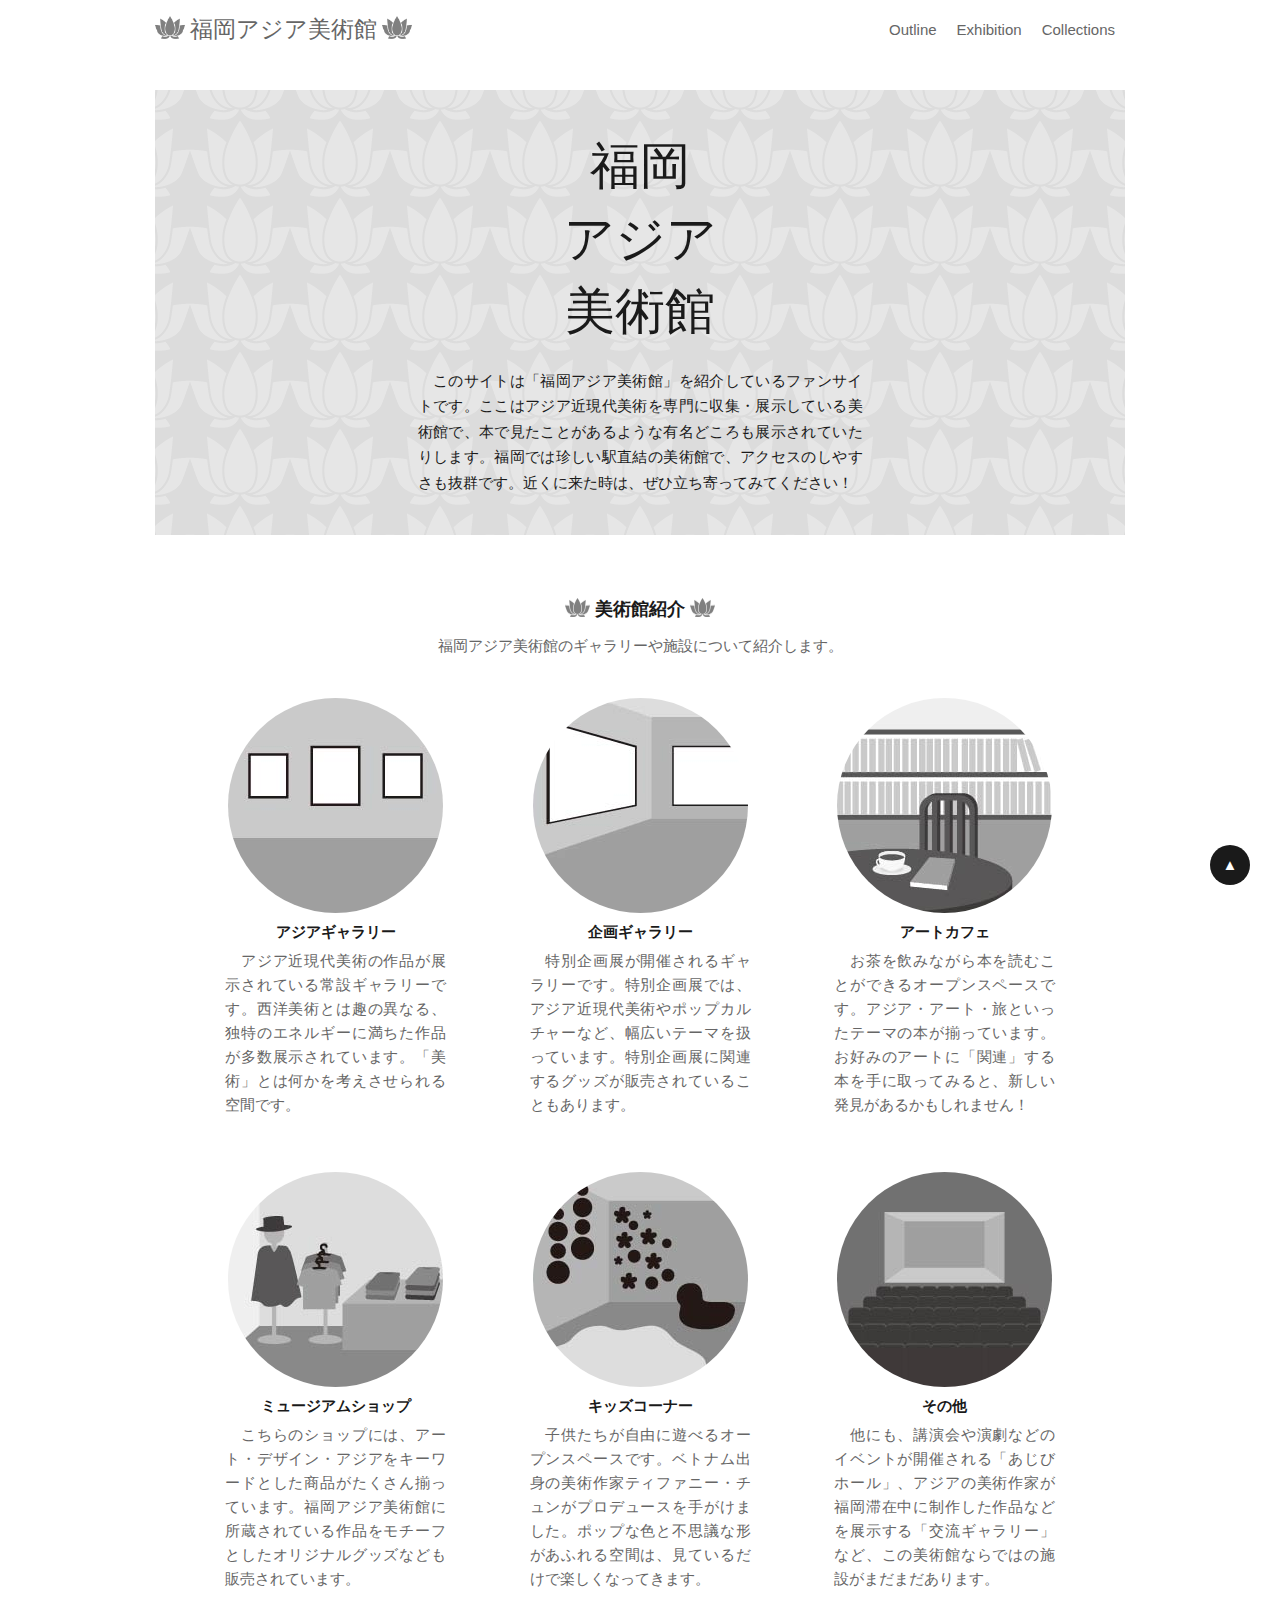
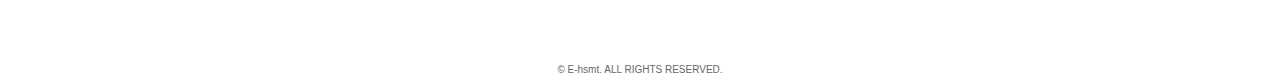
<file: index.html>
<!DOCTYPE html>
<html lang="ja">

    <head>
        <meta charset="UTF-8">
        <meta name="description" content="このサイトは「福岡アジア美術館」を紹介しているファンサイトです。">
        <title>福岡アジア美術館｜Top</title>
        <link rel="icon" href="img/favicon.ico">
        <link rel="stylesheet" href="css/style-common.css">
        <link rel="stylesheet" href="css/style-main_area.css">
    </head>

    <body id="top">

        <!-- ヘッダーエリア -->
        <header class="header">
            <div class="container header_area">
                <p class="site_title"><a href="index.html" class="site_home_link">福岡アジア美術館</a></p>
                <nav class="site_nav">
                    <ul class="nav_list">
                        <li class="nav_item"><a href="outline.html" class="nav_link">Outline</a></li>
                        <li class="nav_item"><a href="exhibition.html" class="nav_link">Exhibition</a></li>
                        <li class="nav_item"><a href="collections.html" class="nav_link">Collections</a></li>
                    </ul>
                </nav>
            </div><!-- /container -->
        </header>

        <!-- メインエリア -->
        <main class="main">

            <div class="container top_main_area">

                <!-- ページ上部 -->
                <div class="top_above_area">
                    <div class="top_above_title_area">
                        <h1 class="top_page_title">福岡<br>アジア<br>美術館</h1>
                        <p class="top_page_description">　このサイトは「福岡アジア美術館」を紹介しているファンサイトです。ここはアジア近現代美術を専門に収集・展示している美術館で、本で見たことがあるような有名どころも展示されていたりします。福岡では珍しい駅直結の美術館で、アクセスのしやすさも抜群です。近くに来た時は、ぜひ立ち寄ってみてください！</p>
                    </div>
                </div>

                <!-- ページ下部 -->
                <div class="top_below_area">

                    <!-- ページ下部タイトル -->
                    <div class="top_below_title_area">
                        <h2 class="top_below_title">美術館紹介</h2>
                        <p>福岡アジア美術館のギャラリーや施設について紹介します。</p>
                    </div>

                    <!-- ページ下部コンテンツ -->
                    <div class="top_below_contents_area">

                        <div class="top_card">
                            <p class="top_card_image"><img  class="top_card_img" src="img/index_01.jpg" alt="アジアギャラリーの画像"></p>
                            <h3 class="top_card_title">アジアギャラリー</h3>
                            <p class="top_card_descriptions">　アジア近現代美術の作品が展示されている常設ギャラリーです。西洋美術とは趣の異なる、独特のエネルギーに満ちた作品が多数展示されています。「美術」とは何かを考えさせられる空間です。</p>
                        </div>

                        <div class="top_card">
                            <p class="top_card_image"><img  class="top_card_img" src="img/index_02.jpg" alt="企画ギャラリーの画像"></p>
                            <h3 class="top_card_title">企画ギャラリー</h3>
                            <p class="top_card_descriptions">　特別企画展が開催されるギャラリーです。特別企画展では、アジア近現代美術やポップカルチャーなど、幅広いテーマを扱っています。特別企画展に関連するグッズが販売されていることもあります。</p>
                        </div>

                        <div class="top_card">
                            <p class="top_card_image"><img  class="top_card_img" src="img/index_03.jpg" alt="アートカフェの画像"></p>
                            <h3 class="top_card_title">アートカフェ</h3>
                            <p class="top_card_descriptions">　お茶を飲みながら本を読むことができるオープンスペースです。アジア・アート・旅といったテーマの本が揃っています。お好みのアートに「関連」する本を手に取ってみると、新しい発見があるかもしれません！</p>
                        </div>

                        <div class="top_card">
                            <p class="top_card_image"><img  class="top_card_img" src="img/index_04.jpg" alt="ミュージアムショップの画像"></p>
                            <h3 class="top_card_title">ミュージアムショップ</h3>
                            <p class="top_card_descriptions">　こちらのショップには、アート・デザイン・アジアをキーワードとした商品がたくさん揃っています。福岡アジア美術館に所蔵されている作品をモチーフとしたオリジナルグッズなども販売されています。</p>
                        </div>

                        <div class="top_card">
                            <p class="top_card_image"><img  class="top_card_img" src="img/index_05.jpg" alt="キッズコーナーの画像"></p>
                            <h3 class="top_card_title">キッズコーナー</h3>
                            <p class="top_card_descriptions">　子供たちが自由に遊べるオープンスペースです。ベトナム出身の美術作家ティファニー・チュンがプロデュースを手がけました。ポップな色と不思議な形があふれる空間は、見ているだけで楽しくなってきます。</p>
                        </div>

                        <div class="top_card">
                            <p class="top_card_image"><img  class="top_card_img" src="img/index_06.jpg" alt="あじびホールの画像"></p>
                            <h3 class="top_card_title">その他</h3>
                            <p class="top_card_descriptions">　他にも、講演会や演劇などのイベントが開催される「あじびホール」、アジアの美術作家が福岡滞在中に制作した作品などを展示する「交流ギャラリー」など、この美術館ならではの施設がまだまだあります。</p>
                        </div>

                    </div>
                    
                </div>

            </div><!-- /container -->

        </main>

        <!-- フッターエリア -->
        <footer class="footer">
            <div class="container footer_area">
                <p class="copyright"><small class="copy">&copy; E-hsmt. ALL RIGHTS RESERVED.</small></p>
            </div><!-- /container -->
        </footer>

        <!-- トップページリンク -->
        <a href="#top" class="pagetop">▲</a>

    </body>

</html>
</file>
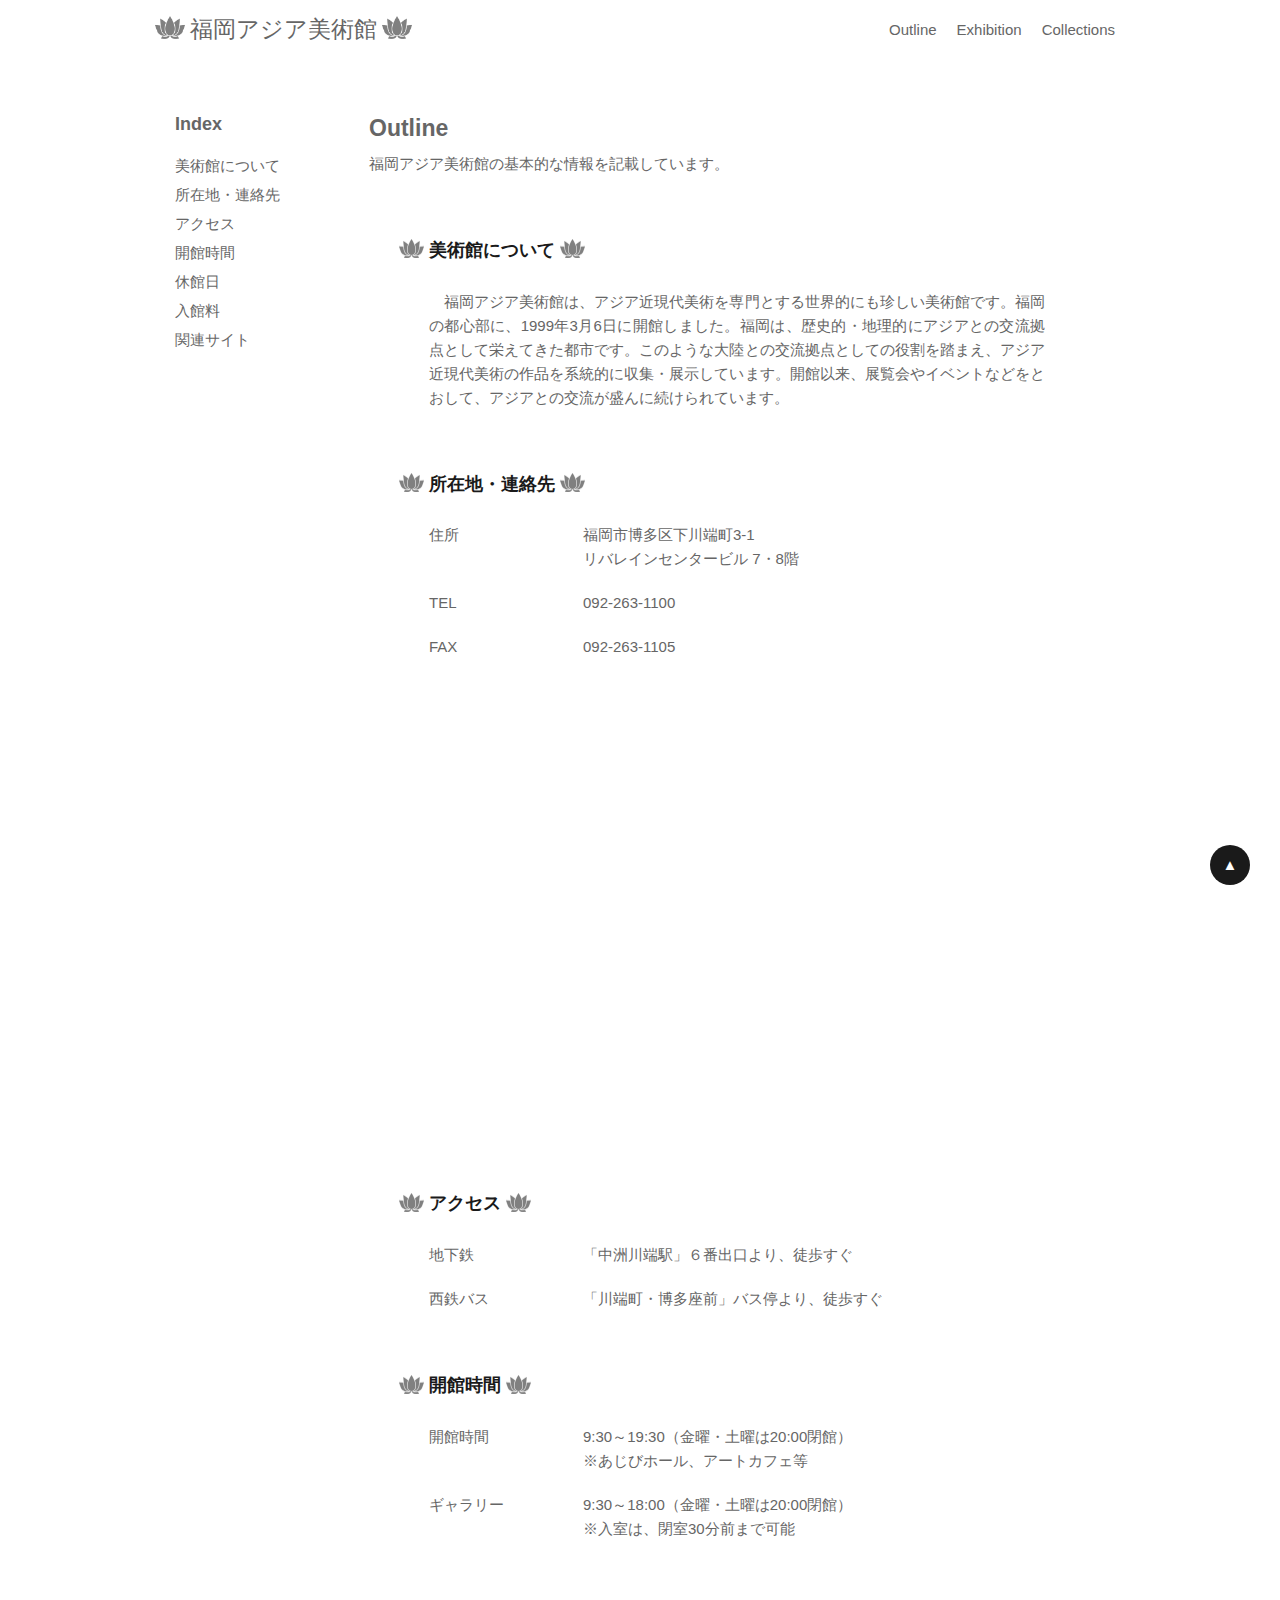
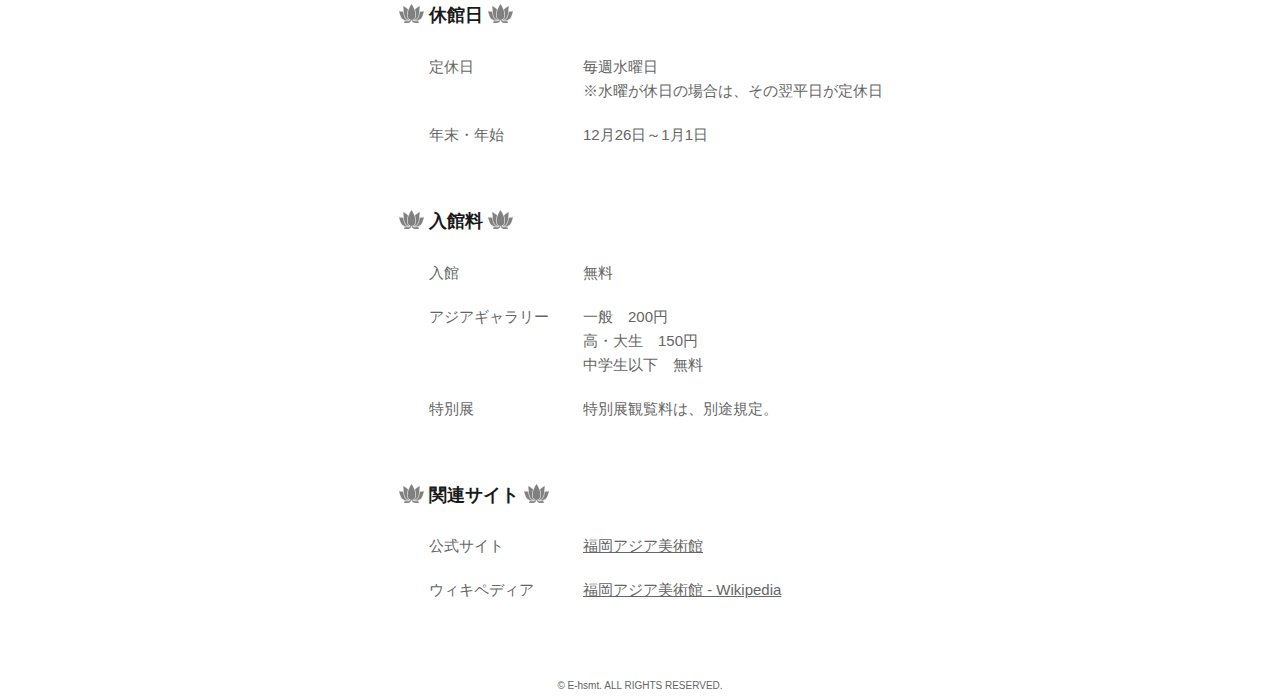
<file: outline.html>
<!DOCTYPE html>
<html lang="ja">

    <head>
        <meta charset="UTF-8">
        <meta name="description" content="このサイトは「福岡アジア美術館」を紹介しているファンサイトです。">
        <title>福岡アジア美術館｜Outline</title>
        <link rel="icon" href="img/favicon.ico">
        <link rel="stylesheet" href="css/style-common.css">
        <link rel="stylesheet" href="css/style-main_area.css">
    </head>

    <body id="top">

        <!-- ヘッダーエリア -->
        <header class="header">
            <div class="container header_area">
                <p class="site_title"><a href="index.html" class="site_home_link">福岡アジア美術館</a></p>
                <nav class="site_nav">
                    <ul class="nav_list">
                        <li class="nav_item"><a href="outline.html" class="nav_link">Outline</a></li>
                        <li class="nav_item"><a href="exhibition.html" class="nav_link">Exhibition</a></li>
                        <li class="nav_item"><a href="collections.html" class="nav_link">Collections</a></li>
                    </ul>
                </nav>
            </div><!-- /container -->
        </header>

        <!-- メインエリア -->
        <main class="main">

            <div class="container main_area">

                <!-- インデックス部分 -->
                <aside class="aside">
                    <p class="index_title">Index</p>
                    <ul class="index_list">
                        <li class="index_item"><a href="#美術館について" class="index_link">美術館について</a></li>
                        <li class="index_item"><a href="#所在地・連絡先" class="index_link">所在地・連絡先</a></li>
                        <li class="index_item"><a href="#アクセス" class="index_link">アクセス</a></li>
                        <li class="index_item"><a href="#開館時間" class="index_link">開館時間</a></li>
                        <li class="index_item"><a href="#休館日" class="index_link">休館日</a></li>
                        <li class="index_item"><a href="#入館料" class="index_link">入館料</a></li>
                        <li class="index_item"><a href="#関連サイト" class="index_link">関連サイト</a></li>
                    </ul>
                </aside>

                <!-- メインコンテンツ部分 -->
                <article class="article">

                    <!-- ページタイトル -->
                    <div class="page_title_area">
                        <h1 class="page_title">Outline</h1>
                        <p>福岡アジア美術館の基本的な情報を記載しています。</p>
                    </div>

                    <!-- 美術館について -->
                    <section id="美術館について" class="section">

                        <h2 class="section_title">美術館について</h2>

                        <div class="section_contents">

                            <div class="section_item">
                                <p class="outline_about">　福岡アジア美術館は、アジア近現代美術を専門とする世界的にも珍しい美術館です。福岡の都心部に、1999年3月6日に開館しました。福岡は、歴史的・地理的にアジアとの交流拠点として栄えてきた都市です。このような大陸との交流拠点としての役割を踏まえ、アジア近現代美術の作品を系統的に収集・展示しています。開館以来、展覧会やイベントなどをとおして、アジアとの交流が盛んに続けられています。</p>
                            </div>

                        </div>

                    </section>

                    <!-- 所在地・連絡先 -->
                    <section id="所在地・連絡先" class="section">

                        <h2 class="section_title">所在地・連絡先</h2>

                        <div class="section_contents">

                            <div class="section_item">
                                <p class="outline_label">住所</p>
                                <p class="outline_descriptions">福岡市博多区下川端町3-1<br>
                                    リバレインセンタービル 7・8階</p>
                            </div>

                            <div class="section_item">
                                <p class="outline_label">TEL</p>
                                <p class="outline_descriptions">092-263-1100</p>
                            </div>

                            <div class="section_item">
                                <p class="outline_label">FAX</p>
                                <p class="outline_descriptions">092-263-1105</p>
                            </div>

                            <div class="section_item">
                                <iframe src="https://www.google.com/maps/embed?pb=!1m18!1m12!1m3!1d3323.3900794837596!2d130.40364605120803!3d33.59518198063826!2m3!1f0!2f0!3f0!3m2!1i1024!2i768!4f13.1!3m3!1m2!1s0x354191eb557a0f8d%3A0x6c0abf9a3079bc98!2z56aP5bKh44Ki44K444Ki576O6KGT6aSo!5e0!3m2!1sja!2sjp!4v1660026396490!5m2!1sja!2sjp" width="450" height="450" style="border:0;" allowfullscreen="" loading="lazy" referrerpolicy="no-referrer-when-downgrade"></iframe>
                            </div>

                        </div>

                    </section>

                    <!-- アクセス -->
                    <section id="アクセス" class="section">

                        <h2 class="section_title">アクセス</h2>

                        <div class="section_contents">

                            <div class="section_item">
                                <p class="outline_label">地下鉄</p>
                                <div class="outline_descriptions">
                                    <p class="outline_descriptions">「中洲川端駅」６番出口より、徒歩すぐ</p>
                                </div>
                            </div>

                            <div class="section_item">
                                <p class="outline_label">西鉄バス</p>
                                <div class="outline_descriptions">
                                    <p class="outline_descriptions">「川端町・博多座前」バス停より、徒歩すぐ</p>
                                </div>
                            </div>

                        </div>

                    </section>

                    <!-- 開館時間 -->
                    <section id="開館時間" class="section">

                        <h2 class="section_title">開館時間</h2>

                        <div class="section_contents">

                            <div class="section_item">
                                <p class="outline_label">開館時間</p>
                                <div class="outline_descriptions">
                                    <p class="outline_descriptions">9:30～19:30（金曜・土曜は20:00閉館）</p>
                                    <p class="outline_descriptions">※あじびホール、アートカフェ等</p>
                                </div>
                            </div>

                            <div class="section_item">
                                <p class="outline_label">ギャラリー</p>
                                <div class="outline_descriptions">
                                    <p class="outline_descriptions">9:30～18:00（金曜・土曜は20:00閉館）</p>
                                    <p class="outline_descriptions">※入室は、閉室30分前まで可能</p>
                                </div>
                            </div>
                            
                        </div>

                    </section>

                    <!-- 休館日 -->
                    <section id="休館日" class="section">

                        <h2 class="section_title">休館日</h2>

                        <div class="section_contents">

                            <div class="section_item">
                                <p class="outline_label">定休日</p>
                                <div class="outline_descriptions">
                                    <p class="outline_descriptions">毎週水曜日</p>
                                    <p class="outline_descriptions">※水曜が休日の場合は、その翌平日が定休日</p>
                                </div>
                            </div>

                            <div class="section_item">
                                <p class="outline_label">年末・年始</p>
                                <div class="outline_descriptions">
                                    <p class="outline_descriptions">12月26日～1月1日</p>
                                </div>
                            </div>

                        </div>

                    </section>

                    <!-- 入館料 -->
                    <section id="入館料" class="section">

                        <h2 class="section_title">入館料</h2>

                        <div class="section_contents">

                            <div class="section_item">
                                <p class="outline_label">入館</p>
                                <div class="outline_descriptions">
                                    <p class="outline_descriptions">無料</p>
                                </div>
                            </div>

                            <div class="section_item">
                                <p class="outline_label">アジアギャラリー</p>
                                <div class="outline_descriptions">
                                    <p class="outline_descriptions">一般　200円</p>
                                    <p class="outline_descriptions">高・大生　150円</p>
                                    <p class="outline_descriptions">中学生以下　無料</p>
                                </div>
                            </div>

                            <div class="section_item">
                                <p class="outline_label">特別展</p>
                                <div class="outline_descriptions">
                                    <p class="outline_descriptions">特別展観覧料は、別途規定。</p>
                                </div>
                            </div>

                        </div>

                    </section>

                    <!-- 関連サイト -->
                    <section id="関連サイト" class="section">

                        <h2 class="section_title">関連サイト</h2>

                        <div class="section_contents">

                            <div class="section_item">
                                <p class="outline_label">公式サイト</p>
                                <p class="outline_descriptions"><a href="https://faam.city.fukuoka.lg.jp/" target="_blank">福岡アジア美術館</a></p>
                            </div>
                            
                            <div class="section_item">
                                <p class="outline_label">ウィキペディア</p>
                                <p class="outline_descriptions"><a href="https://ja.wikipedia.org/wiki/%E7%A6%8F%E5%B2%A1%E3%82%A2%E3%82%B8%E3%82%A2%E7%BE%8E%E8%A1%93%E9%A4%A8" target="_blank">福岡アジア美術館 - Wikipedia</a></p>
                            </div>

                        </div>

                    </section>

                </article>

            </div><!-- /container -->

        </main>

        <!-- フッターエリア -->
        <footer class="footer">
            <div class="container footer_area">
                <p class="copyright"><small class="copy">&copy; E-hsmt. ALL RIGHTS RESERVED.</small></p>
            </div><!-- /container -->
        </footer>

        <!-- トップページリンク -->
        <a href="#top" class="pagetop">▲</a>

    </body>

</html>
</file>
<file: css/style-common.css>
@charset "UTF-8";


/* --------------------------------------------------
全体（サイト共通）
-------------------------------------------------- */
* {
    box-sizing: border-box;
    margin: 0;
    padding: 0;
    color: #666;
    font-size: 15px;
    line-height: 1.6;
    font-family: sans-serif;
    font-weight: normal;
    list-style: none;
}

html {
    height: 100%;
}

body {
    height: 100%;
    display: flex;
    flex-direction: column;
    justify-content: space-between;
}

.container {
    width: 1000px;
    margin-left: auto;
    margin-right: auto;
    padding-left: 15px;
    padding-right: 15px;
}


/* --------------------------------------------------
ヘッダーエリア（サイト共通）
-------------------------------------------------- */
.header {
    background-color: white;
    position: fixed;
    top: 0;
    left: 0;
    width: 100%;
    height: 60px;
    display: flex;
}

.header_area {
    display: flex;
    justify-content: space-between;
    align-items: center;
}

.site_home_link {
    text-decoration: none;
    font-size: 23px;
    font-family: serif;
}

.site_home_link:hover {
    color: #1a1a1a;
}

.site_home_link::before {
    content: "";
    display: inline-block;
    width: 30px;
    height: 30px;
    background-image: url(../img/site_icon_808080.png);
    background-size: contain;
    background-repeat: no-repeat;
    vertical-align: middle;
    margin-right: 5px;
}

.site_home_link::after {
    content: "";
    display: inline-block;
    width: 30px;
    height: 30px;
    background-image: url(../img/site_icon_808080.png);
    background-size: contain;
    background-repeat: no-repeat;
    vertical-align: middle;
    margin-left: 5px;
}

.nav_list {
    display: flex;
    justify-content: space-between;
}

.nav_item {
    padding: 10px;
}

.nav_link {
    text-decoration: none;
}

.nav_link:hover {
    color: #1a1a1a;
}


/* --------------------------------------------------
フッターエリア（サイト共通）
-------------------------------------------------- */
.footer {
    background-color: white;
    width: 100%;
    height: 30px;
    display: flex;
}

.footer_area {
    display: flex;
    justify-content: center;
    align-items: center;
}

.copy {
    font-size: 10px;
}


/* --------------------------------------------------
トップページリンク（サイト共通）
-------------------------------------------------- */
.pagetop {
    color: #fff;
    background-color: #1a1a1a;
    text-decoration: none;
    width: 40px;
    height: 40px;
    border-radius: 50%;
    position: fixed;
    bottom: 15px;
    right: 30px;
    display: flex;
    justify-content: center;
    align-items: center;
}
</file>
<file: css/style-main_area.css>
@charset "UTF-8";


/* --------------------------------------------------
メインエリア（サイト共通）
-------------------------------------------------- */
.main {
    flex: 1 0 auto;
}

h2 {
    color: #1a1a1a;
    font-size: 18px;
    font-family: serif;
    font-weight: bold;
}

h2::before {
    content: "";
    display: inline-block;
    width: 25px;
    height: 25px;
    background-image: url(../img/site_icon_808080.png);
    background-size: contain;
    background-repeat: no-repeat;
    vertical-align: middle;
    margin-right: 5px;
}

h2::after {
    content: "";
    display: inline-block;
    width: 25px;
    height: 25px;
    background-image: url(../img/site_icon_808080.png);
    background-size: contain;
    background-repeat: no-repeat;
    vertical-align: middle;
    margin-left: 5px;
}


/* --------------------------------------------------
メインエリア
（index.html）
-------------------------------------------------- */
.top_main_area {
    margin-top: 60px;
    padding-top: 30px;
    padding-bottom: 30px;
}

.top_above_area {
    margin-bottom: 40px;
    background-color: #dcdcdc;
    background-image: url(../img/site_icon_e6e6e6.png);
    background-position: center;
}

.top_above_title_area {
    padding: 40px;
    display: flex;
    flex-direction: column;
    align-items: center;
}

.top_page_title {
    font-family: serif;
    font-size: 50px;
    line-height: 1.45;
    margin-bottom: 20px;
    text-align: center;
    color: #1a1a1a;
}

.top_page_description {
    color: #1a1a1a;
    width: 50%;
    text-align: justify;
    line-height: 1.7;
}

.top_below_area {
    padding-left: 50px;
    padding-right: 50px;
}

.top_below_title_area {
    padding-top: 20px;
    padding-bottom: 20px;
    display: flex;
    flex-direction: column;
    align-items: center;
}

.top_below_title {
    margin-bottom: 10px;
}

.top_below_contents_area {
    display: flex;
    justify-content: space-between;
    flex-wrap: wrap;
}

.top_card {
    width: 30%;
    display: flex;
    flex-direction: column;
    align-items: center;
    padding: 20px;
}

.top_card_title {
    margin-bottom: 5px;
    color: #1a1a1a;
    font-weight: bold;
}

.top_card_descriptions {
    margin-bottom: 15px;
    text-align: justify;
}

.top_card_image {
    text-align: center;
}

.top_card_img {
    width: 100%;
    border-radius: 50%;
}


/* --------------------------------------------------
メインエリア
（outline.html、exhibition.html、collections.html）
-------------------------------------------------- */
.main_area {
    margin-top: 60px;
    padding-top: 30px;
    padding-bottom: 30px;
    display: flex;
    justify-content: space-between;
}


/* --------------------------------------------------
メインエリア＞インデックス部分
（outline.html、exhibition.html、collections.html）
-------------------------------------------------- */
.aside {
    width: 20%;
    padding: 20px;
}

.index_title {
    margin-bottom: 15px;
    font-size: 18px;
    font-weight: bold;
}

.index_item {
    margin-bottom: 5px;
}

.index_link {
    text-decoration: none;
    font-family: serif;
}

.index_link:hover {
    color: #1a1a1a;
}


/* --------------------------------------------------
メインエリア＞メインコンテンツ部分
（outline.html、exhibition.html、collections.html）
-------------------------------------------------- */
.article {
    width: 80%;
    padding: 20px;
}

.page_title {
    margin-bottom: 5px;
    font-size: 23px;
    font-weight: bold;
}

.section {
    margin-top: 60px;
    padding-left: 30px;
    padding-right: 30px;
}

.section_title {
    margin-bottom: 25px;
}

.section_contents {
    padding-left: 30px;
    padding-right: 30px;
}

.section_item {
    margin-bottom: 20px;
    display: flex;
}


/* --------------------------------------------------
メインエリア＞メインコンテンツ部分
（outline.html）
-------------------------------------------------- */
.outline_about {
    text-align: justify;
}

.outline_label {
    width: 25%;
}

.outline_descriptions {
    width: 75%;
}


/* --------------------------------------------------
メインエリア＞メインコンテンツ部分
（exhibition.html）
-------------------------------------------------- */
.exhibition_title_area {
    padding-left: 10px;
    margin-bottom: 25px;
    border-left: solid #666 5px;
}

.exhibition_title {
    font-size: 20px;
    font-weight: bold;
}

.exhibition_top_img {
    width: 80%;
}

.exhibition_about {
    text-align: justify;
}

.exhibition_label {
    width: 10%;
}

.exhibition_description {
    width: 90%;
}


/* --------------------------------------------------
メインエリア＞メインコンテンツ部分
（exhibition.html、collections.html）
-------------------------------------------------- */
.art_image_area {
    width: 60%;
}

.art_img {
    width: 100%;
}

.art_description_area {
    width: 40%;
    padding-top: 5px;
    padding-left: 20px;
}

.art_title {
    font-weight: bold;
}

.art_artist {
    font-size: 13px;
}

.art_year {
    margin-bottom: 25px;
    font-size: 13px;
}

.art_description {
    font-size: 13px;
    text-align: justify;
}
</file>
